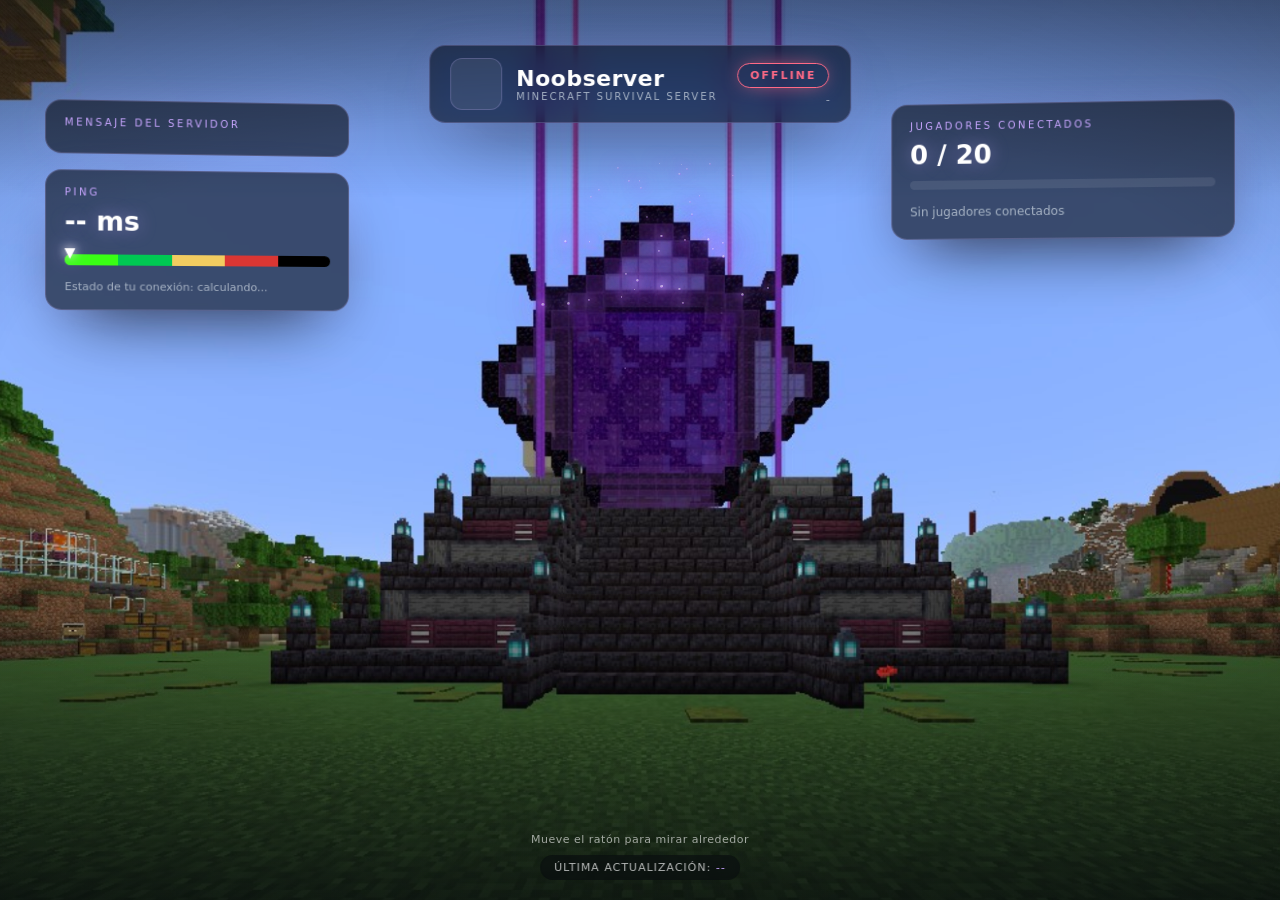
<file: index.html>
<!DOCTYPE html>
<html lang="es">
<head>
  <meta charset="UTF-8" />
  <meta name="viewport" content="width=device-width, initial-scale=1.0" />
  <title>Noobserver Status</title>
  <link rel="icon" type="image/png" href="favicon.png" />
  <link rel="stylesheet" href="style.css?v=4" />
</head>
<body>
  <div class="viewer" id="viewer">
    <div class="hero" id="hero" aria-hidden="true"><i id="portal"></i></div>
    <div class="haze" aria-hidden="true"></div>
    <div class="dust" id="dust" aria-hidden="true"></div>
    <div class="ripples" id="ripples" aria-hidden="true"></div>
    <div class="fx" id="fx" aria-hidden="true"></div>

    <div class="scene3d" id="scene3d">
      <div class="plate title-plate">
        <div class="icon-wrap"><img id="server-icon" alt="server icon" /></div>
        <div class="title-text">
          <h1>Noobserver</h1>
          <p>Minecraft Survival Server</p>
        </div>
        <div class="title-status">
          <div id="status" class="status offline">OFFLINE</div>
          <div id="version" class="version">-</div>
        </div>
      </div>

      <div class="col col-left">
        <section class="plate card">
          <div class="label">Mensaje del servidor</div>
          <div id="motd"></div>
        </section>
        <section class="plate card">
          <div class="label">Ping</div>
          <div class="value" id="ping-value">-- ms</div>
          <div class="ping-status-container">
            <div class="ping-bar">
              <div class="ping-bar-segment excellent"></div>
              <div class="ping-bar-segment good"></div>
              <div class="ping-bar-segment acceptable"></div>
              <div class="ping-bar-segment bad"></div>
              <div class="ping-bar-segment terrible"></div>
            </div>
            <div id="ping-arrow" class="ping-arrow">▼</div>
          </div>
          <div id="ping-status-text" class="ping-status-text">Estado de tu conexión: -</div>
        </section>
      </div>

      <div class="col col-right">
        <section class="plate card players-card">
          <div class="label">Jugadores conectados</div>
          <div class="value" id="players-count">0 / 20</div>
          <div class="bar"><div id="players-bar"></div></div>
          <div id="players-list" class="players-list">
            <div class="empty">Sin jugadores conectados</div>
          </div>
        </section>
      </div>
    </div>

    <footer class="foot">Última actualización: <span id="last-update">--</span></footer>
    <div class="hint" id="hint">Mueve el ratón para mirar alrededor</div>
  </div>

  <!-- Foto del portal incrustada en un data URI -->
  <script src="pano/faces.js?v=1"></script>
  <script src="scene.js?v=5"></script>

  <!-- Lógica original del panel -->
  <script src="config.js?v=1"></script>
  <script src="script.js?v=3"></script>
</body>
</html>
</file>
<file: style.css>
/* Noobserver Status — escena "Dentro del servidor".
   Escena 2.5D con parallax + mouse-look sobre la foto del portal del nether
   y tarjetas de datos flotando en 3D. Sin librerías. */

:root {
  --font: "Inter", system-ui, -apple-system, "Segoe UI", Roboto, sans-serif;
  --glass: rgba(10, 14, 22, 0.62);
  --glass-line: rgba(200, 180, 255, 0.22);
  --text: #eef2f8;
  --text-dim: #a6b2c4;
  --accent: #c8a6ff;
}

* { box-sizing: border-box; margin: 0; padding: 0; }
html, body { height: 100%; font-family: var(--font); color: var(--text); background: #05070c; overflow: hidden; }

/* ---------- Visor / foto de fondo ------------------------------- */
.viewer {
  position: fixed; inset: 0;
  overflow: hidden;
  perspective: 1600px;
  perspective-origin: 50% 42%;
  background: #05070c;
  -webkit-user-select: none; -moz-user-select: none; user-select: none;
  touch-action: none;
  -webkit-tap-highlight-color: transparent;
}
.viewer img { -webkit-user-drag: none; user-drag: none; }

.hero {
  position: absolute; top: 0; left: 0; width: 100%; height: 100%;
  background: #0a0f18 center / cover no-repeat;
  transform: scale(1.06);
  transform-origin: 50% 50%;
  will-change: transform;
  pointer-events: none;
}

/* Marcador invisible sobre el recuadro del portal. Hijo de .hero, así que
   hereda su transform (zoom/pan). scene.js lo coloca cada frame con
   matemática de "background cover"; sirve de zona de clic y origen de la onda. */
#portal { position: absolute; left: 0; top: 0; width: 0; height: 0; pointer-events: none; }

.haze {
  position: absolute; inset: 0; pointer-events: none; z-index: 2;
  background:
    radial-gradient(120% 80% at 50% 45%, transparent 42%, rgba(3, 5, 10, 0.33) 78%, rgba(2, 3, 8, 0.7) 100%),
    linear-gradient(180deg, rgba(4, 6, 12, 0.42) 0%, transparent 22%, transparent 62%, rgba(3, 5, 10, 0.72) 100%);
}

/* ---------- Onda al hacer clic en el portal -------------------- */
.ripples { position: absolute; inset: 0; z-index: 4; pointer-events: none; overflow: hidden; }
.ripple {
  position: absolute; width: 22px; height: 22px; margin: -11px 0 0 -11px;
  border: 2px solid rgba(210, 170, 255, 0.7);
  border-radius: 50%;
  animation: rippleOut 900ms cubic-bezier(0.22, 1, 0.36, 1) forwards;
}
@keyframes rippleOut {
  0%   { transform: scale(0.3); opacity: 0.85; }
  100% { transform: scale(11);  opacity: 0; }
}

/* ---------- Brasas del portal (dos planos de profundidad) ----- */
.dust { position: absolute; top: 0; left: 0; width: 100%; height: 100%; pointer-events: none; overflow: hidden; will-change: transform; z-index: 3; }
.dust-layer { position: absolute; inset: 0; will-change: transform; }
.dust-behind { z-index: 0; }
.dust-far    { z-index: 1; }
.mote {
  position: absolute; display: block; border-radius: 50%;
  background: radial-gradient(circle at 42% 36%, #ffffff 0%, #e7ccff 30%, #c07bff 60%, #8a2bff 100%);
  box-shadow:
    0 0 10px 2px rgba(200, 140, 255, 0.9),
    0 0 26px 6px rgba(150, 70, 255, 0.5),
    0 0 46px 12px rgba(120, 50, 240, 0.25);
  animation: ember linear infinite;
  mix-blend-mode: screen;
}
.dust-behind .mote {
  box-shadow:
    0 0 6px 1px rgba(190, 140, 255, 0.6),
    0 0 16px 4px rgba(140, 70, 255, 0.28);
}
@keyframes ember {
  0%   { transform: translate3d(0, 0, 0) scale(0.5);                              opacity: 0; }
  10%  { opacity: 1; }
  45%  { transform: translate3d(var(--sway, 16px), calc(var(--rise, -220px) * 0.5), 0) scale(1); opacity: 1; }
  75%  { opacity: 0.6; }
  100% { transform: translate3d(0, var(--rise, -220px), 0) scale(0.45);           opacity: 0; }
}

/* ---------- Estela de partículas del ratón -------------------- */
.fx { position: absolute; inset: 0; pointer-events: none; overflow: hidden; z-index: 6; }
.spark {
  position: absolute; border-radius: 50%;
  margin-left: -3px; margin-top: -3px;
  background: radial-gradient(circle at 45% 40%, #fff 0%, #d9b3ff 40%, rgba(162, 76, 255, 0) 72%);
  box-shadow: 0 0 10px 2px rgba(200, 140, 255, 0.7);
  animation: sparkfade 0.7s ease-out forwards;
}
@keyframes sparkfade {
  0%   { opacity: 0.95; transform: translate3d(0, 0, 0) scale(1); }
  100% { opacity: 0;    transform: translate3d(var(--dx, 0), var(--dy, 18px), 0) scale(0.25); }
}

/* ---------- Tarjetas ----------------------------------------- */
.scene3d {
  position: absolute; inset: 0; z-index: 5;
  transform-style: preserve-3d;
  will-change: transform;
  pointer-events: none;
}
.scene3d .players-list { pointer-events: auto; }

.plate {
  background: var(--glass);
  border: 1px solid var(--glass-line);
  border-radius: 16px;
  backdrop-filter: blur(14px) saturate(150%);
  -webkit-backdrop-filter: blur(14px) saturate(150%);
  box-shadow:
    0 30px 70px -28px rgba(0, 0, 0, 0.8),
    0 0 40px -12px rgba(200, 166, 255, 0.25);
}

.title-plate {
  position: absolute; left: 50%; top: 5%;
  transform: translateX(-50%);
  display: flex; align-items: center; gap: 14px;
  padding: 12px 20px;
}
.icon-wrap {
  width: 52px; height: 52px; border-radius: 12px; flex: 0 0 auto;
  background: rgba(255, 255, 255, 0.08); border: 1px solid var(--glass-line);
  display: grid; place-items: center; overflow: hidden;
}
#server-icon { width: 46px; height: 46px; image-rendering: pixelated; display: block; }
#server-icon:not([src]) { display: none; }
.title-text h1 { font-size: 22px; color: #fff; letter-spacing: 0.5px; }
.title-text p { font-size: 10px; letter-spacing: 2px; text-transform: uppercase; color: var(--text-dim); }
.title-status { display: flex; flex-direction: column; align-items: flex-end; gap: 5px; margin-left: 6px; }
.status {
  font-size: 11px; font-weight: 700; letter-spacing: 2px;
  padding: 5px 12px; border-radius: 999px; border: 1px solid currentColor;
  will-change: transform;
  animation: statusBeat 5s ease-in-out infinite;
}
.status.online { color: #6df0a5; box-shadow: 0 0 20px -4px #6df0a5; }
.status.offline { color: #ff6a86; box-shadow: 0 0 20px -6px #ff6a86; }
@keyframes statusBeat {
  0%, 100% { transform: scale(1);      box-shadow: 0 0 15px -7px currentColor; }
  40%      { transform: scale(1.012);  box-shadow: 0 0 18px -5px currentColor; }
}
.version { font-size: 11px; color: var(--text-dim); font-variant-numeric: tabular-nums; }

.col {
  position: absolute; top: 11%;
  display: flex; flex-direction: column; gap: 16px;
  max-height: 80vh;
}
.col-left  { left: 3.5%;  width: min(24vw, 300px); transform: rotateY(6deg);  transform-origin: left center; }
.col-right { right: 3.5%; width: min(27vw, 340px); transform: rotateY(-6deg); transform-origin: right center; }

.card { padding: 16px 18px; }
.label { font-size: 10px; letter-spacing: 2.5px; text-transform: uppercase; color: var(--accent); margin-bottom: 9px; }
.value { font-size: 26px; font-weight: 700; color: #fff; font-variant-numeric: tabular-nums; text-shadow: 0 0 18px rgba(200, 166, 255, 0.4); }

.bar { margin-top: 11px; height: 9px; border-radius: 999px; background: rgba(255, 255, 255, 0.09); overflow: hidden; }
#players-bar {
  height: 100%; width: 0%;
  background: linear-gradient(90deg, #6df0a5, var(--accent));
  box-shadow: 0 0 14px 0 rgba(109, 240, 165, 0.55);
  transition: width 0.6s cubic-bezier(0.22, 1, 0.36, 1);
}

.ping-status-container { position: relative; margin-top: 12px; height: 24px; }
.ping-bar {
  position: absolute; left: 0; right: 0; top: 6px; height: 11px;
  display: flex; border-radius: 999px; overflow: hidden;
  box-shadow: 0 0 0 1px rgba(255, 255, 255, 0.08) inset;
}
.ping-bar-segment { flex: 1; }
.ping-bar-segment.excellent  { background: #39FF14; }  /* verde neón  · ping <= 30 ms */
.ping-bar-segment.good       { background: #00C853; }  /* verde       · 31-60 ms */
.ping-bar-segment.acceptable { background: #F2CC60; }  /* amarillo    · 61-150 ms */
.ping-bar-segment.bad        { background: #DA3633; }  /* rojo        · 151-250 ms */
.ping-bar-segment.terrible   { background: #000000; }  /* negro       · > 250 ms */
.ping-arrow {
  position: absolute; top: -4px; left: 2%;
  transform: translateX(-50%);
  color: #fff; font-size: 14px; text-shadow: 0 0 10px #fff, 0 0 20px var(--accent);
  transition: left 0.55s cubic-bezier(0.34, 1.56, 0.64, 1);
}
.ping-status-text { margin-top: 8px; font-size: 11px; color: var(--text-dim); }

#motd { font-size: 13px; line-height: 1.55; color: #e4e9f2; white-space: pre-wrap; word-break: break-word; }

.players-card { display: flex; flex-direction: column; min-height: 0; max-height: 78vh; }
.players-card .bar { flex: 0 0 auto; }
.players-list {
  display: grid; grid-template-columns: 1fr 1fr; gap: 8px;
  margin-top: 12px;
  max-height: 58vh;
  overflow-y: auto;
  overscroll-behavior: contain;
  padding-right: 2px;
}
.players-list::-webkit-scrollbar { width: 6px; }
.players-list::-webkit-scrollbar-thumb { background: rgba(200, 166, 255, 0.35); border-radius: 6px; }
.players-list .empty { grid-column: 1 / -1; color: var(--text-dim); font-size: 12px; padding: 4px 0; }
.player {
  display: flex; align-items: center; gap: 8px; padding: 6px 8px;
  border-radius: 9px; background: rgba(255, 255, 255, 0.06);
  border: 1px solid rgba(255, 255, 255, 0.08);
  min-width: 0;
}
.player img { width: 26px; height: 26px; border-radius: 6px; image-rendering: pixelated; background: #10141c; flex: 0 0 auto; }
.player span { font-size: 12px; overflow: hidden; text-overflow: ellipsis; white-space: nowrap; min-width: 0; }

.foot {
  position: absolute; left: 50%; bottom: 20px; transform: translateX(-50%);
  z-index: 7; font-size: 11px; letter-spacing: 1px; text-transform: uppercase;
  color: rgba(255, 255, 255, 0.7);
  background: rgba(5, 7, 12, 0.5); padding: 6px 14px; border-radius: 999px;
  backdrop-filter: blur(6px); -webkit-backdrop-filter: blur(6px);
}
#last-update { color: var(--accent); text-transform: none; }
.hint {
  position: absolute; left: 50%; bottom: 54px; transform: translateX(-50%);
  z-index: 7; font-size: 11px; letter-spacing: 0.5px; color: rgba(255, 255, 255, 0.6);
  transition: opacity 0.6s ease; text-align: center;
}
.hint.fade { opacity: 0; }

/* ---------- Móvil / panel estrecho -------------------------- */
@media (max-width: 900px) {
  html, body, .viewer { overflow-y: auto; }
  .viewer { position: relative; min-height: 100vh; perspective: none; }
  .scene3d { position: relative; transform: none !important; display: flex; flex-direction: column; gap: 14px; padding: 90px 14px 90px; }
  .title-plate { position: static; transform: none; margin: 0 auto; }
  .col { position: static; width: 100%; transform: none; }
}
</file>
